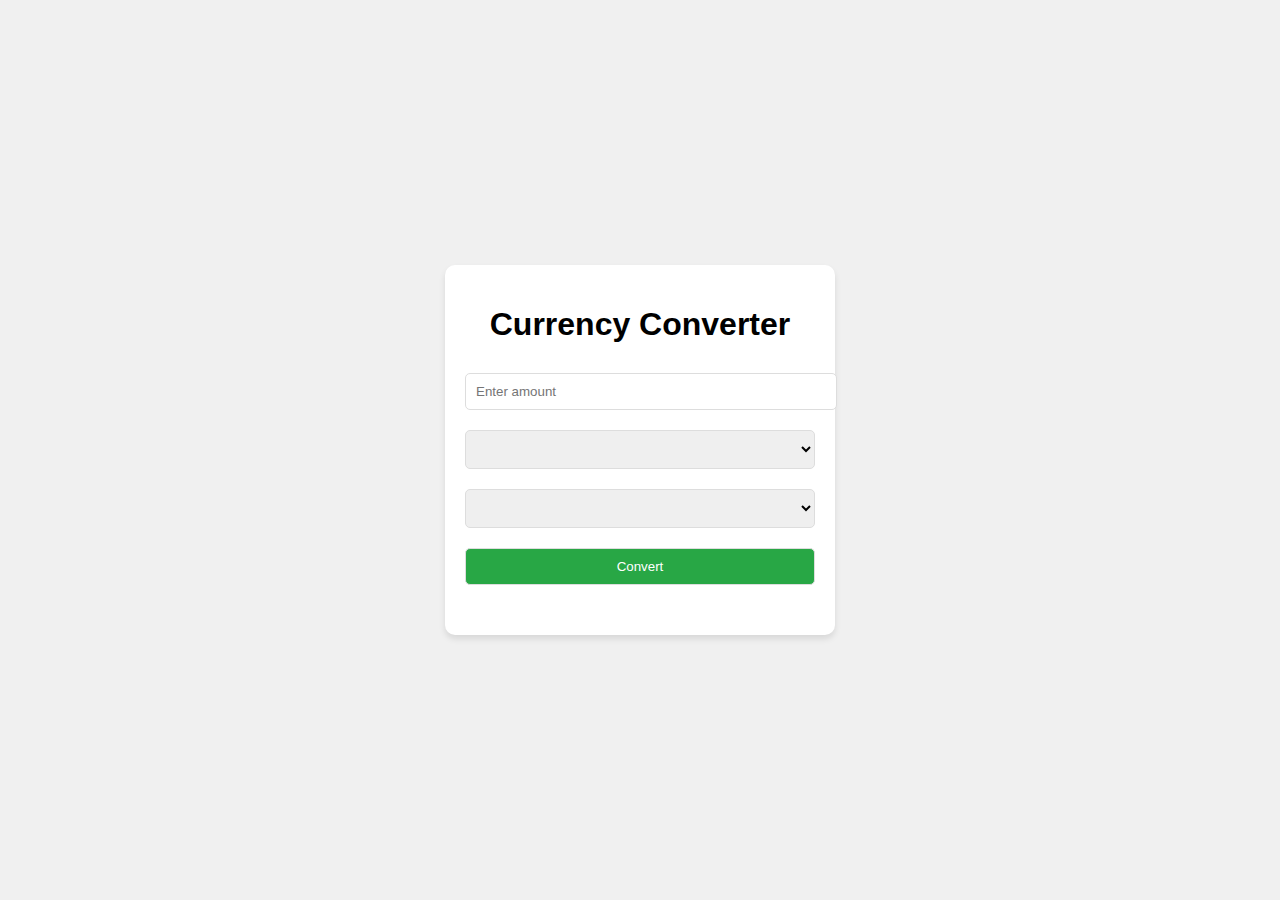
<file: index.html>
<!DOCTYPE html>
<html lang="en">
<head>
  <meta charset="UTF-8">
  <meta name="viewport" content="width=device-width, initial-scale=1.0">
  <title>Currency Converter</title>
  <link rel="stylesheet" href="styles.css">
</head>
<body>
  <div class="container">
    <h1>Currency Converter</h1>
    <div class="converter">
      <input type="number" id="amount" placeholder="Enter amount">
      <select id="fromCurrency">
        <!-- Currencies will populate dynamically -->
      </select>
      <select id="toCurrency">
        <!-- Currencies will populate dynamically -->
      </select>
      <button id="convertBtn">Convert</button>
    </div>
    <div id="result"></div>
  </div>
  <script src="app.js"></script>
</body>
</html>
</file>
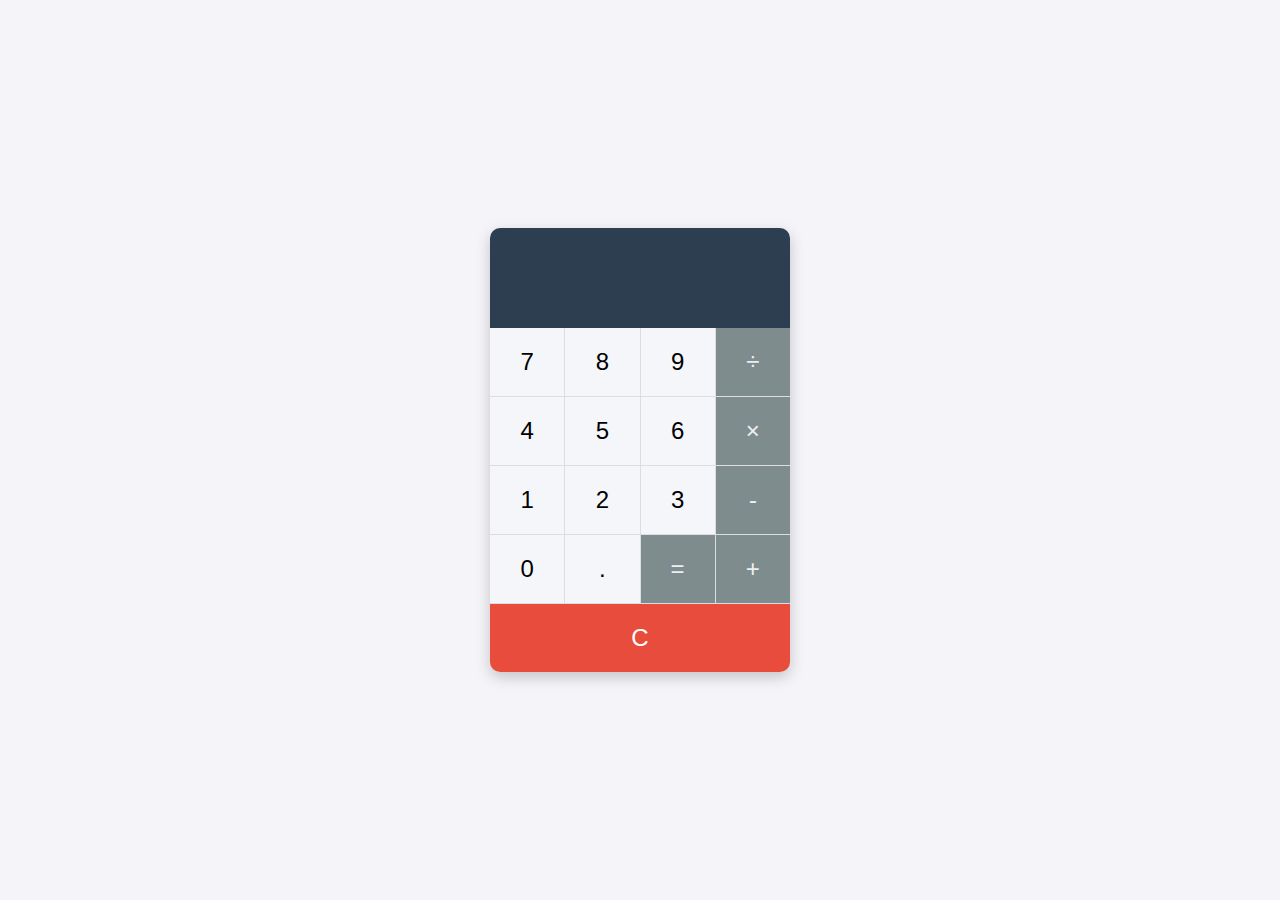
<file: calculator.html>
<!DOCTYPE html>
<html lang="en">
<head>
  <meta charset="UTF-8">
  <meta name="viewport" content="width=device-width, initial-scale=1.0">
  <title>Calculator</title>
  <link rel="stylesheet" href="calculator.css">
</head>
<body>
  <div class="calculator">
    <div class="screen" id="screen"></div>
    <div class="buttons">
      <button class="btn" data-value="7">7</button>
      <button class="btn" data-value="8">8</button>
      <button class="btn" data-value="9">9</button>
      <button class="btn operator" data-value="/">÷</button>
      <button class="btn" data-value="4">4</button>
      <button class="btn" data-value="5">5</button>
      <button class="btn" data-value="6">6</button>
      <button class="btn operator" data-value="*">×</button>
      <button class="btn" data-value="1">1</button>
      <button class="btn" data-value="2">2</button>
      <button class="btn" data-value="3">3</button>
      <button class="btn operator" data-value="-">-</button>
      <button class="btn" data-value="0">0</button>
      <button class="btn" data-value=".">.</button>
      <button class="btn operator" data-value="=">=</button>
      <button class="btn operator" data-value="+">+</button>
      <button class="btn clear" data-value="C">C</button>
    </div>
  </div>
  <script src="calculator.js"></script>
</body>
</html>
</file>
<file: styles.css>
/* style.css */
body {
    font-family: Arial, sans-serif;
    background: #f0f0f0;
    margin: 0;
    padding: 0;
    display: flex;
    justify-content: center;
    align-items: center;
    height: 100vh;
  }
  
  .container {
    background: #fff;
    padding: 20px;
    border-radius: 10px;
    box-shadow: 0 4px 6px rgba(0, 0, 0, 0.1);
    text-align: center;
    width: 350px;
  }
  
  h1 {
    margin-bottom: 20px;
  }
  
  .converter input, .converter select, .converter button {
    width: 100%;
    padding: 10px;
    margin: 10px 0;
    border-radius: 5px;
    border: 1px solid #ddd;
  }
  
  button {
    background: #28a745;
    color: #fff;
    cursor: pointer;
    border: none;
  }
  
  button:hover {
    background: #218838;
  }
  
  #result {
    margin-top: 20px;
    font-size: 18px;
  }
</file>
<file: calculator.css>
body {
    font-family: Arial, sans-serif;
    display: flex;
    justify-content: center;
    align-items: center;
    height: 100vh;
    margin: 0;
    background-color: #f4f4f9;
  }
  
  .calculator {
    width: 300px;
    background-color: #fff;
    border-radius: 10px;
    box-shadow: 0 5px 15px rgba(0, 0, 0, 0.2);
    overflow: hidden;
  }
  
  .screen {
    height: 80px;
    background: #2c3e50;
    color: #ecf0f1;
    font-size: 2rem;
    text-align: right;
    padding: 10px 20px;
    display: flex;
    align-items: center;
    justify-content: flex-end;
  }
  
  .buttons {
    display: grid;
    grid-template-columns: repeat(4, 1fr);
    gap: 1px;
    background: #dcdde1;
  }
  
  .btn {
    background: #f5f6fa;
    border: none;
    padding: 20px;
    font-size: 1.5rem;
    cursor: pointer;
    transition: background 0.3s ease;
  }
  
  .btn:hover {
    background: #bdc3c7;
  }
  
  .operator {
    background: #7f8c8d;
    color: #ecf0f1;
  }
  
  .operator:hover {
    background: #34495e;
  }
  
  .clear {
    grid-column: span 4;
    background: #e74c3c;
    color: white;
  }
</file>
